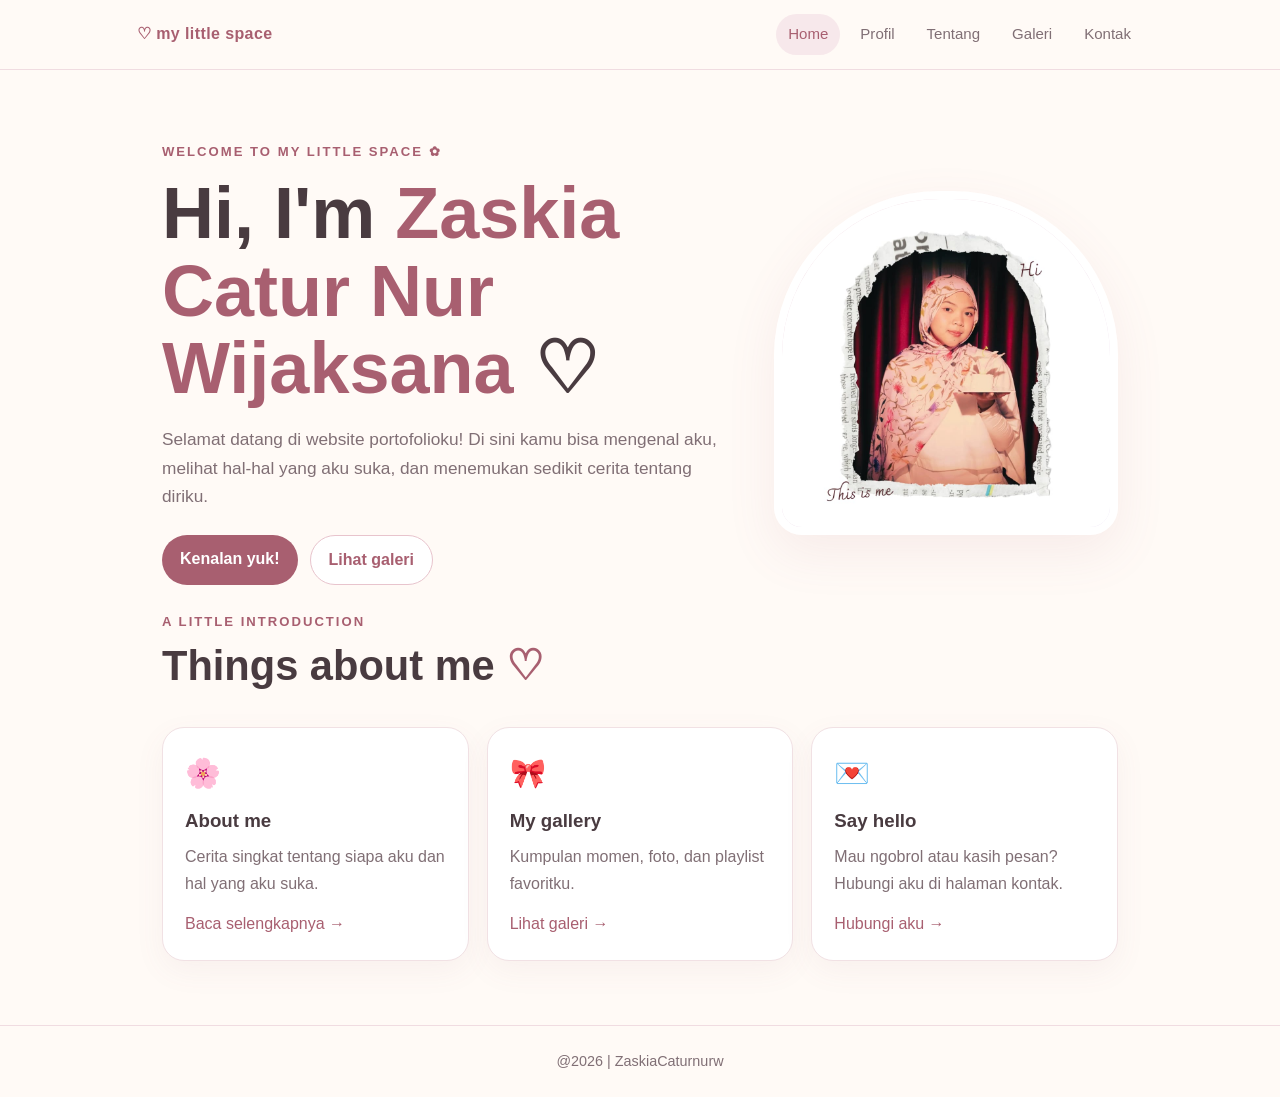
<file: index.html>
<!DOCTYPE html>
<html lang="id">

<head>
    <meta charset="UTF-8">
    <meta name="viewport" content="width=device-width, initial-scale=1.0">
    <meta http-equiv="refresh" content="0; url=home.html">
    <title>Portfolio</title>
    <link rel="stylesheet" href="style.css">
</head>

<body>
    <p>Mengarahkan ke halaman Home... <a href="home.html">Klik di sini jika tidak berpindah otomatis.</a></p>
</body>

</html>
</file>
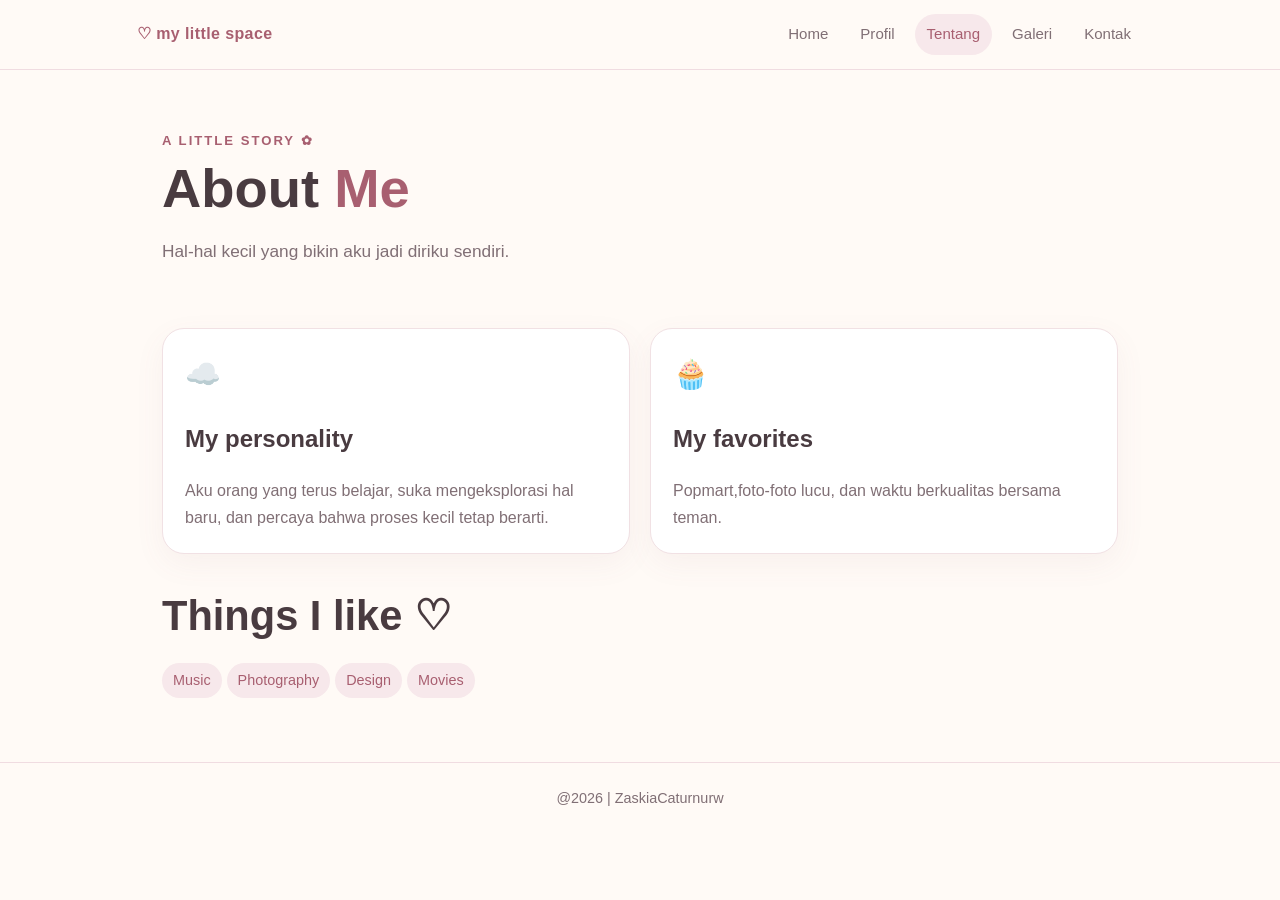
<file: about.html>
<!DOCTYPE html>
<html lang="id">

<head>
  <meta charset="UTF-8">
  <meta name="viewport" content="width=device-width, initial-scale=1.0">
  <title>Tentang | ZaskiaCaturnurw</title>
  <link rel="stylesheet" href="style.css">
</head>

<body>
  <header class="topbar">
    <nav class="nav"><a class="brand" href="home.html">♡ my little space</a>
      <div class="links"><a class="" href="home.html">Home</a><a class="" href="profil.html">Profil</a><a class="active"
          href="about.html">Tentang</a><a class="" href="gallery.html">Galeri</a><a class=""
          href="kontak.html">Kontak</a></div>
    </nav>
  </header>
  <main>
    <section class="page-head">
      <div class="eyebrow">A little story ✿</div>
      <h1>About <span class="accent">Me</span></h1>
      <p class="lead">Hal-hal kecil yang bikin aku jadi diriku sendiri.</p>
    </section>
    <div class="two-col">
      <article class="card">
        <div class="icon">☁️</div>
        <h2>My personality</h2>
        <p>Aku orang yang terus belajar, suka mengeksplorasi hal baru, dan percaya bahwa proses kecil tetap berarti.</p>
      </article>
      <article class="card">
        <div class="icon">🧁</div>
        <h2>My favorites</h2>
        <p>Popmart,foto-foto lucu, dan waktu berkualitas bersama teman.</p>
      </article>
    </div>
    <section style="margin-top:28px">
      <h2 class="section-title">Things I like ♡</h2><span class="tag">Music</span><span
        class="tag">Photography</span><span class="tag">Design</span><span class="tag">Movies</span><span></span>
    </section>
  </main>
  <footer>@2026 | ZaskiaCaturnurw</footer>
</body>

</html>
</file>
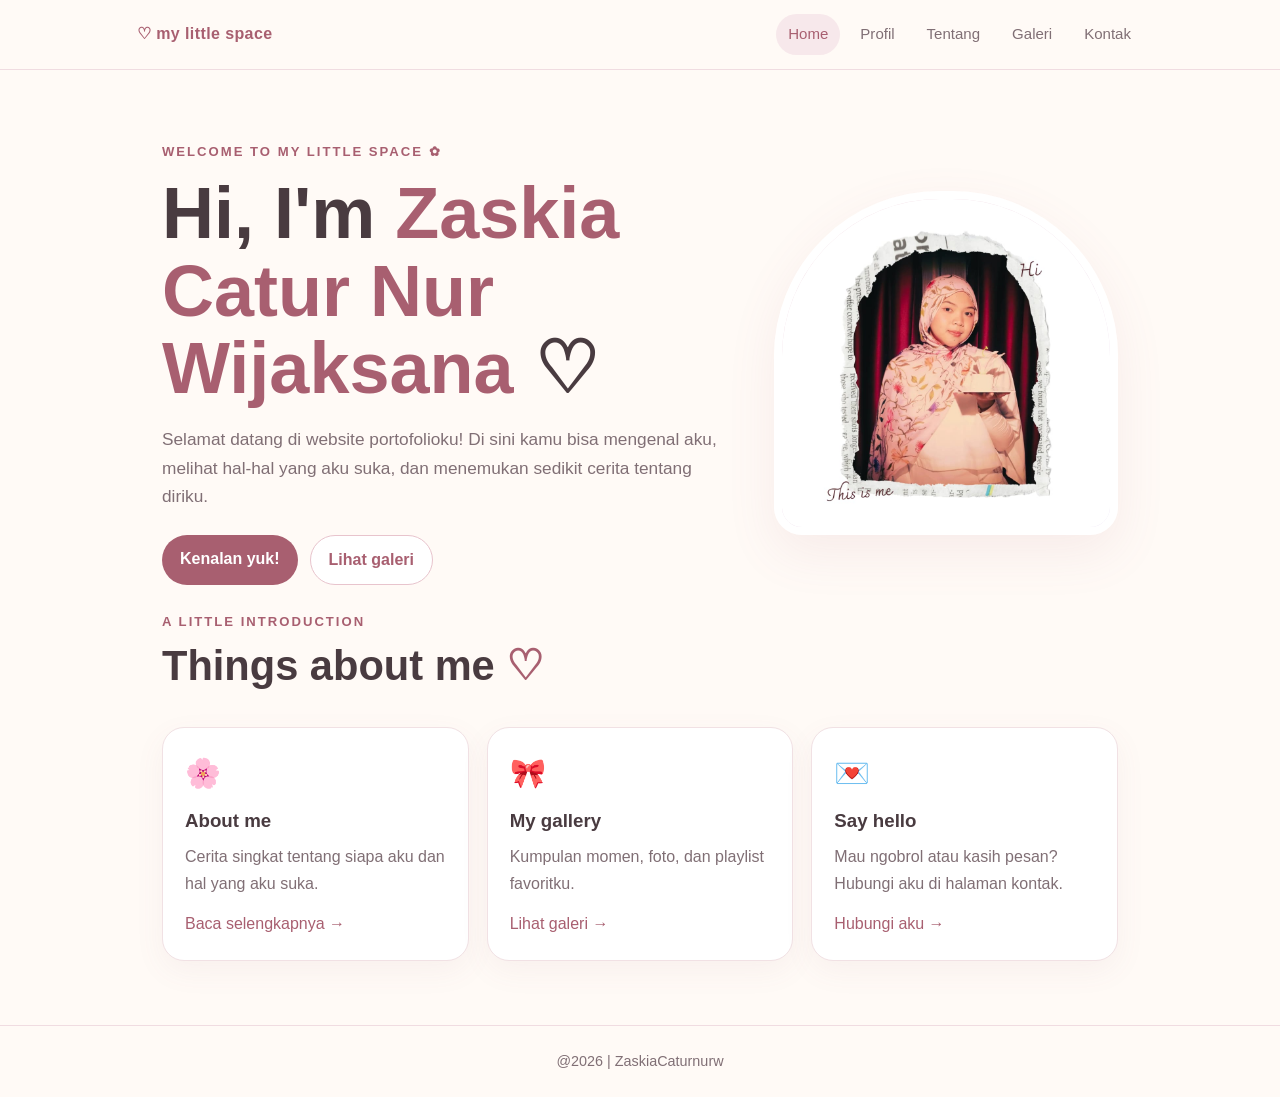
<file: home.html>
<!DOCTYPE html>
<html lang="id">

<head>
  <meta charset="UTF-8">
  <meta name="viewport" content="width=device-width, initial-scale=1.0">
  <title>Home | ZaskiaCaturnurw</title>
  <link rel="stylesheet" href="style.css">
</head>

<body>
  <header class="topbar">
    <nav class="nav"><a class="brand" href="home.html">♡ my little space</a>
      <div class="links"><a class="active" href="home.html">Home</a><a class="" href="profil.html">Profil</a><a class=""
          href="about.html">Tentang</a><a class="" href="gallery.html">Galeri</a><a class=""
          href="kontak.html">Kontak</a></div>
    </nav>
  </header>
  <main>
    <section class="hero">
      <div>
        <div class="eyebrow">Welcome to my little space ✿</div>
        <h1>Hi, I'm <span class="accent">Zaskia Catur Nur Wijaksana</span> ♡</h1>
        <p>Selamat datang di website portofolioku! Di sini kamu bisa mengenal aku, melihat hal-hal yang aku suka, dan
          menemukan sedikit cerita tentang diriku.</p>
        <div class="actions"><a class="btn" href="profil.html">Kenalan yuk!</a><a class="btn secondary"
            href="gallery.html">Lihat galeri</a></div>
      </div>
      <div class="portrait"><img src="FotoProfil.jpeg" alt="Foto profil"
          onerror="this.style.display='none';this.parentElement.innerHTML='<div class=&quot;placeholder&quot;>🌷</div>'">
      </div>
    </section>
    <section>
      <div class="eyebrow">A little introduction</div>
      <h2 class="section-title">Things about me <span class="accent">♡</span></h2>
      <div class="cards">
        <article class="card">
          <div class="icon">🌸</div>
          <h3>About me</h3>
          <p>Cerita singkat tentang siapa aku dan hal yang aku suka.</p>
          <p style="margin-top:14px"><a class="accent" href="about.html">Baca selengkapnya →</a></p>
        </article>
        <article class="card">
          <div class="icon">🎀</div>
          <h3>My gallery</h3>
          <p>Kumpulan momen, foto, dan playlist favoritku.</p>
          <p style="margin-top:14px"><a class="accent" href="gallery.html">Lihat galeri →</a></p>
        </article>
        <article class="card">
          <div class="icon">💌</div>
          <h3>Say hello</h3>
          <p>Mau ngobrol atau kasih pesan? Hubungi aku di halaman kontak.</p>
          <p style="margin-top:14px"><a class="accent" href="kontak.html">Hubungi aku →</a></p>
        </article>
      </div>
    </section>
  </main>
  <footer>@2026 | ZaskiaCaturnurw</footer>
</body>

</html>
</file>
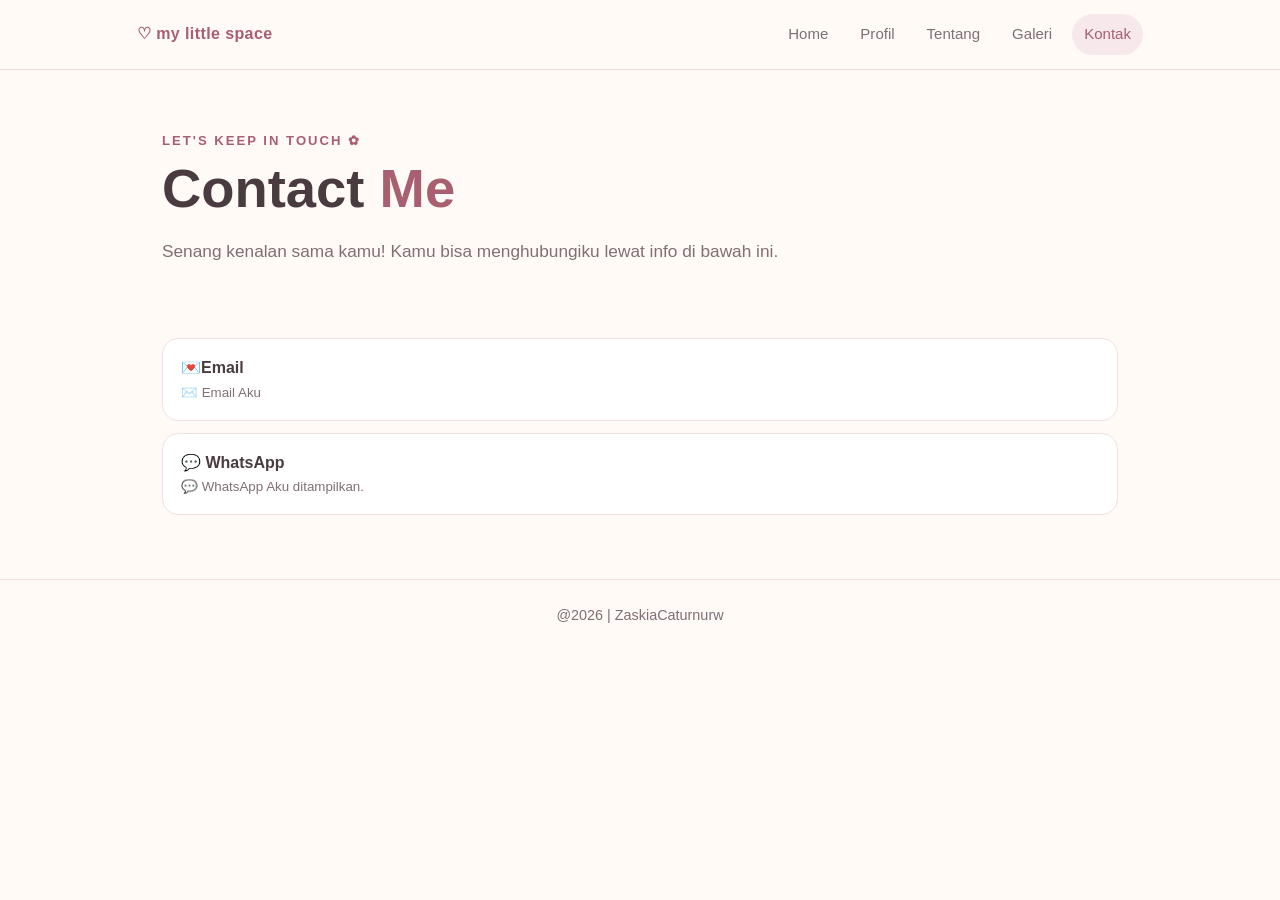
<file: kontak.html>
<!DOCTYPE html>
<html lang="id">

<head>
  <meta charset="UTF-8">
  <meta name="viewport" content="width=device-width, initial-scale=1.0">
  <title>Kontak | ZaskiaCaturnurw</title>
  <link rel="stylesheet" href="style.css">
</head>

<body>
  <header class="topbar">
    <nav class="nav"><a class="brand" href="home.html">♡ my little space</a>
      <div class="links"><a class="" href="home.html">Home</a><a class="" href="profil.html">Profil</a><a class=""
          href="about.html">Tentang</a><a class="" href="gallery.html">Galeri</a><a class="active"
          href="kontak.html">Kontak</a></div>
    </nav>
  </header>
  <main>
    <section class="page-head">
      <div class="eyebrow">Let's keep in touch ✿</div>
      <h1>Contact <span class="accent">Me</span></h1>
      <p class="lead">Senang kenalan sama kamu! Kamu bisa menghubungiku lewat info di bawah ini.</p>
    </section>
    <div class="contact-list">
      <section class="contact-card">
</section>
  </a>
      <div class="contact-item">💌<b>Email</b><small>
        <section class="contact-card">
  <a href="mailto:emailkamu@gmail.com" class="contact-button">
    ✉️ Email Aku
  </a>
  </a>
</section>
        <a href="mailto:emailkamu@gmail.com" class="contact-button"></a></small></div>
      <div class="contact-item">💬 <b>WhatsApp</b><small>  <a
    href="https://wa.me/6281234567890"
    target="_blank"
    rel="noopener noreferrer"
    class="contact-button"
  >
    💬 WhatsApp Aku
  </a>
          ditampilkan.</small></div>
    </div>
  </main>
  <footer>@2026 | ZaskiaCaturnurw</footer>
</body>

</html>
</file>
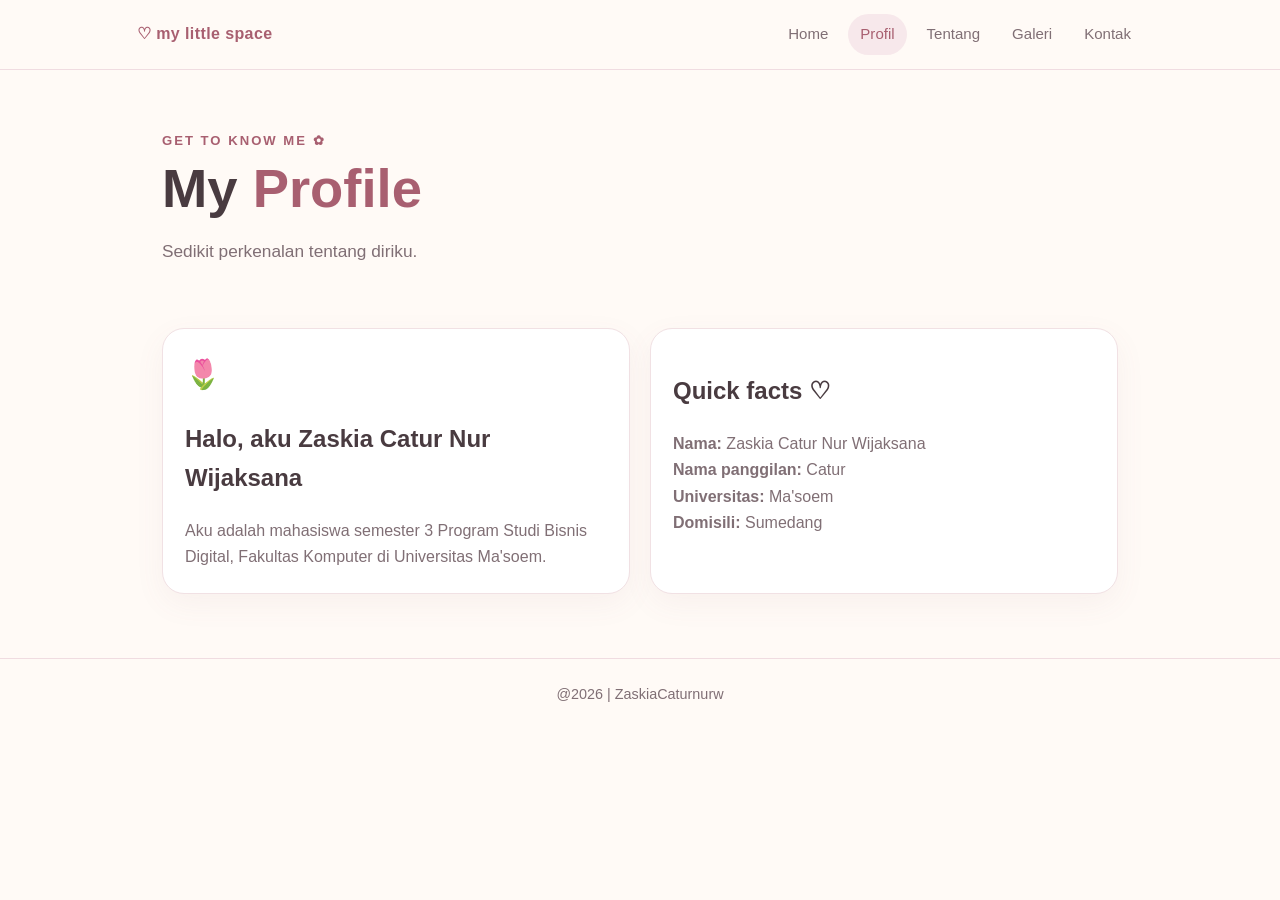
<file: profil.html>
<!DOCTYPE html>
<html lang="id">

<head>
  <meta charset="UTF-8">
  <meta name="viewport" content="width=device-width, initial-scale=1.0">
  <title>Profil | ZaskiaCaturnurw</title>
  <link rel="stylesheet" href="style.css">
</head>

<body>
  <header class="topbar">
    <nav class="nav"><a class="brand" href="home.html">♡ my little space</a>
      <div class="links"><a class="" href="home.html">Home</a><a class="active" href="profil.html">Profil</a><a class=""
          href="about.html">Tentang</a><a class="" href="gallery.html">Galeri</a><a class=""
          href="kontak.html">Kontak</a></div>
    </nav>
  </header>
  <main>
    <section class="page-head">
      <div class="eyebrow">Get to know me ✿</div>
      <h1>My <span class="accent">Profile</span></h1>
      <p class="lead">Sedikit perkenalan tentang diriku.</p>
    </section>
    <div class="two-col">
      <article class="card">
        <div class="icon">🌷</div>
        <h2>Halo, aku Zaskia Catur Nur Wijaksana</h2>
        <p>Aku adalah mahasiswa semester 3 Program Studi Bisnis Digital, Fakultas Komputer di Universitas Ma'soem.</p>
      </article>
      <article class="card">
        <h2>Quick facts ♡</h2>
        <p><b>Nama:</b> Zaskia Catur Nur Wijaksana</p>
        <p><b>Nama panggilan:</b> Catur</p>
        <p><b>Universitas:</b> Ma'soem</p>
        <p><b>Domisili:</b> Sumedang</p>
      </article>
    </div>
  </main>
  <footer>@2026 | ZaskiaCaturnurw</footer>
</body>

</html>
</file>
<file: style.css>
:root {
    --pink: #d99aa8;
    --pink-dark: #a85f70;
    --cream: #fffaf6;
    --rose: #f7e8eb;
    --lilac: #eee8f6;
    --ink: #493b40;
    --muted: #806f75;
    --white: #fff
}

* {
    box-sizing: border-box
}

html {
    scroll-behavior: smooth
}

body {
    margin: 0;
    background: var(--cream);
    color: var(--ink);
    font-family: "Segoe UI", Arial, sans-serif;
    line-height: 1.65
}

a {
    color: inherit;
    text-decoration: none
}

.topbar {
    position: sticky;
    top: 0;
    z-index: 10;
    background: rgba(255, 250, 246, .94);
    backdrop-filter: blur(10px);
    border-bottom: 1px solid #f0dce1
}

.nav {
    max-width: 1050px;
    margin: auto;
    padding: 14px 22px;
    display: flex;
    align-items: center;
    justify-content: space-between;
    gap: 18px
}

.brand {
    font-weight: 800;
    color: var(--pink-dark);
    letter-spacing: .4px
}

.links {
    display: flex;
    gap: 8px;
    flex-wrap: wrap
}

.links a {
    padding: 8px 12px;
    border-radius: 999px;
    color: var(--muted);
    font-size: .94rem
}

.links a:hover,
.links a.active {
    background: var(--rose);
    color: var(--pink-dark)
}

main {
    max-width: 1000px;
    margin: auto;
    padding: 46px 22px 64px
}

.eyebrow {
    color: var(--pink-dark);
    font-size: .82rem;
    font-weight: 800;
    text-transform: uppercase;
    letter-spacing: 2px
}

.hero {
    display: grid;
    grid-template-columns: 1.25fr .75fr;
    align-items: center;
    gap: 38px;
    min-height: 55vh
}

.hero h1 {
    font-size: clamp(2.4rem, 6vw, 4.5rem);
    line-height: 1.08;
    margin: 12px 0
}

.hero p,
.lead {
    color: var(--muted);
    font-size: 1.08rem;
    max-width: 620px
}

.accent {
    color: var(--pink-dark)
}

.actions {
    display: flex;
    gap: 12px;
    flex-wrap: wrap;
    margin-top: 24px
}

.btn {
    display: inline-block;
    border: 0;
    border-radius: 999px;
    padding: 11px 18px;
    background: var(--pink-dark);
    color: white;
    font-weight: 700;
    cursor: pointer
}

.btn.secondary {
    background: white;
    color: var(--pink-dark);
    border: 1px solid #e8c4cd
}

.portrait {
    min-height: 280px;
    border-radius: 48% 48% 28px 28px;
    background: linear-gradient(145deg, #f3d8df, #eee5f7);
    display: flex;
    align-items: center;
    justify-content: center;
    border: 8px solid white;
    box-shadow: 0 18px 50px #a85f7018;
    overflow: hidden
}

.portrait img {
    width: 100%;
    height: 100%;
    min-height: 280px;
    object-fit: cover
}

.placeholder {
    font-size: 5rem
}

.section-title {
    font-size: clamp(1.8rem, 4vw, 2.6rem);
    margin: 0 0 8px
}

.cards {
    display: grid;
    grid-template-columns: repeat(3, 1fr);
    gap: 18px;
    margin-top: 26px
}

.card {
    background: white;
    border: 1px solid #f1e1e4;
    border-radius: 22px;
    padding: 22px;
    box-shadow: 0 10px 30px #8d5c6810
}

.card h3 {
    margin: 8px 0
}

.card p {
    color: var(--muted);
    margin: 0
}

.icon {
    font-size: 1.8rem
}

.page-head {
    padding: 14px 0 22px
}

.page-head h1 {
    font-size: clamp(2.3rem, 5vw, 3.4rem);
    line-height: 1.1;
    margin: 8px 0
}

.two-col {
    display: grid;
    grid-template-columns: 1fr 1fr;
    gap: 20px;
    margin-top: 24px
}

.tag {
    display: inline-block;
    background: var(--rose);
    color: var(--pink-dark);
    border-radius: 999px;
    padding: 6px 11px;
    margin: 4px 5px 0 0;
    font-size: .9rem
}

.gallery-grid {
    display: grid;
    grid-template-columns: repeat(3, 1fr);
    gap: 16px;
    margin-top: 24px
}

.photo {
    background: white;
    border-radius: 20px;
    overflow: hidden;
    border: 1px solid #f1e1e4
}

.photo .fake-photo {
    height: 160px;
    background: linear-gradient(135deg, #f6dfe5, #eae4f6);
    display: grid;
    place-items: center;
    font-size: 3rem
}

.photo img {
    width: 100%;
    height: 180px;
    object-fit: cover;
    display: block
}

.photo p {
    padding: 0 16px 14px;
    color: var(--muted)
}

.music-card {
    background: linear-gradient(135deg, #fff, #f9edf0);
    border: 1px solid #f0dce1;
    border-radius: 22px;
    padding: 22px
}

.music-card:nth-child(2) {
    background: linear-gradient(135deg, #fff, #f0eafb)
}

.music-card .btn {
    margin-top: 15px
}

.contact-list {
    display: grid;
    gap: 12px;
    margin-top: 22px
}

.contact-item {
    background: #fff;
    border: 1px solid #f1e1e4;
    padding: 16px 18px;
    border-radius: 16px
}

.contact-item small {
    display: block;
    color: var(--muted)
}

footer {
    text-align: center;
    padding: 24px;
    color: var(--muted);
    border-top: 1px solid #f0dce1;
    font-size: .9rem
}

.note {
    background: #fff4f6;
    border-left: 4px solid var(--pink);
    padding: 14px 16px;
    border-radius: 0 14px 14px 0;
    color: var(--muted);
    margin-top: 22px
}

@media(max-width:720px) {
    .nav {
        align-items: flex-start;
        flex-direction: column
    }

    .links {
        gap: 2px
    }

    .links a {
        padding: 7px 9px
    }

    .hero,
    .two-col {
        grid-template-columns: 1fr
    }

    .hero {
        min-height: auto
    }

    .portrait {
        max-width: 360px;
        width: 100%;
        margin: auto
    }

    .cards,
    .gallery-grid {
        grid-template-columns: 1fr
    }

    .card {
        padding: 20px
    }

    main {
        padding-top: 32px
    }
}
</file>
